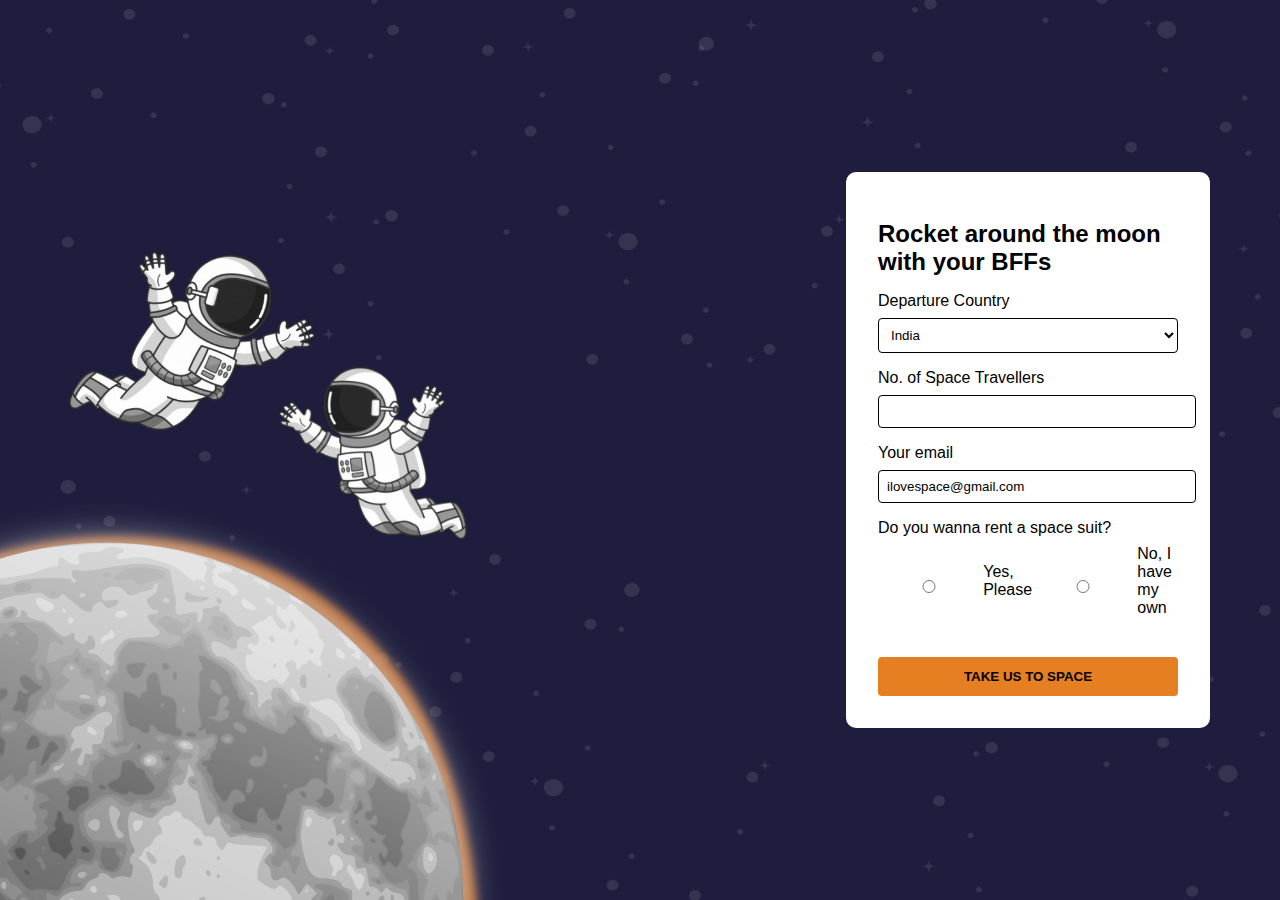
<file: index.html>
<!DOCTYPE html>
<html lang="en">
<head>
    <meta charset="UTF-8">
    <meta name="viewport" content="width=device-width, initial-scale=1.0">
    <title>Rocket around the moon with your BFFs</title>
    <link rel="stylesheet" href="trail.css">
</head>
<body>
    <div class="container">
        <div class="space-scene">
            <img src="space-man-1[1].png" alt="Astronaut 1" class="astronaut astronaut1">
            <img src="space-man-2[1].png" alt="Astronaut 2" class="astronaut astronaut2">
        </div>
        <div class="form-container">
            <h1>Rocket around the moon with your BFFs</h1>
            <form>
                <div class="form-group">
                    <label for="country">Departure Country</label>
                    <select id="country" name="country">
                        <option value="India">India</option>
                        <option value="India">USA</option>
                    </select>
                </div>
                <div class="form-group">
                    <label for="travelers">No. of Space Travellers</label>
                    <input type="number" id="travelers" name="travelers" required>
                </div>
                <div class="form-group">
                    <label for="email">Your email</label>
                    <input type="email" id="email" name="email" value="ilovespace@gmail.com" required>
                </div>
                <div class="form-group">
                    <label>Do you wanna rent a space suit?</label>
                    <div class="radio-group">
                        <input type="radio" id="rent-yes" name="rent-suit" value="yes">
                        <label for="rent-yes">Yes, Please</label>
                        <input type="radio" id="rent-no" name="rent-suit" value="no">
                        <label for="rent-no">No, I have my own</label>
                    </div>
                </div>
                <button type="submit">TAKE US TO SPACE</button>
            </form>
        </div>
    </div></body>
</html>
</file>
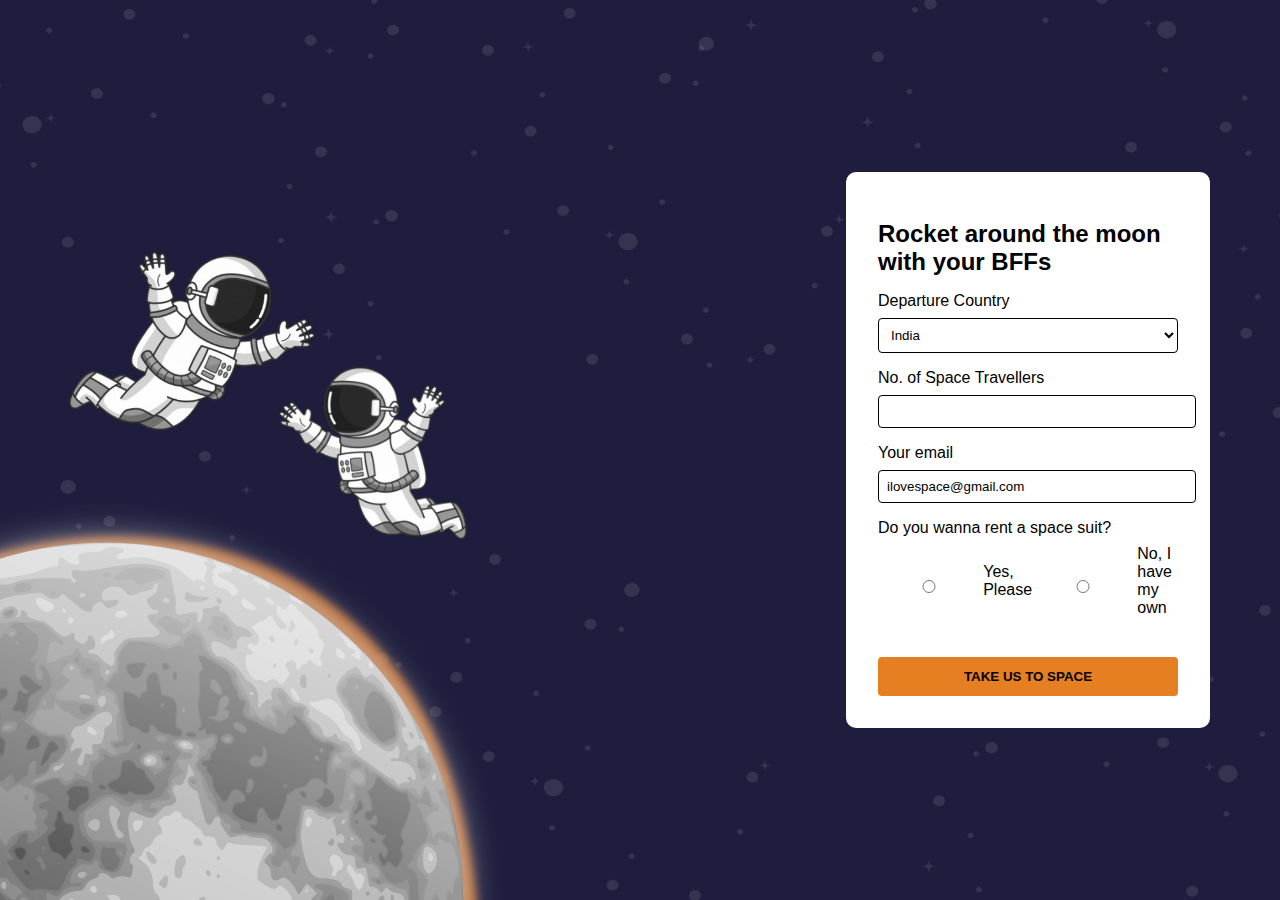
<file: test.html>
<!DOCTYPE html>
<html lang="en">
<head>
    <meta charset="UTF-8">
    <meta name="viewport" content="width=device-width, initial-scale=1.0">
    <title>Rocket around the moon with your BFFs</title>
    <link rel="stylesheet" href="trail.css">
</head>
<body>
    <div class="container">
        <div class="space-scene">
            <img src="/space-man-1[1].png" alt="Astronaut 1" class="astronaut astronaut1">
            <img src="/space-man-2[1].png" alt="Astronaut 2" class="astronaut astronaut2">
        </div>
        <div class="form-container">
            <h1>Rocket around the moon with your BFFs</h1>
            <form>
                <div class="form-group">
                    <label for="country">Departure Country</label>
                    <select id="country" name="country">
                        <option value="India">India</option>
                        <option value="India">USA</option>
                    </select>
                </div>
                <div class="form-group">
                    <label for="travelers">No. of Space Travellers</label>
                    <input type="number" id="travelers" name="travelers" required>
                </div>
                <div class="form-group">
                    <label for="email">Your email</label>
                    <input type="email" id="email" name="email" value="ilovespace@gmail.com" required>
                </div>
                <div class="form-group">
                    <label>Do you wanna rent a space suit?</label>
                    <div class="radio-group">
                        <input type="radio" id="rent-yes" name="rent-suit" value="yes">
                        <label for="rent-yes">Yes, Please</label>
                        <input type="radio" id="rent-no" name="rent-suit" value="no">
                        <label for="rent-no">No, I have my own</label>
                    </div>
                </div>
                <button type="submit">TAKE US TO SPACE</button>
            </form>
        </div>
    </div></body>
</html>
</file>
<file: trail.css>
body, html {
    margin: 0;
    padding: 0;
    font-family: Arial, sans-serif;
    color: #000000;
    height: 100%;
}

.container {
    display: flex;
    justify-content: flex-end;
    align-items: center;
    height: 100vh;
    background-image: url(space\ background.png); /* Replace with your image file name */
    background-size: cover;
    background-position: center;
    background-repeat: no-repeat;
    position: relative;
}

.space-scene {
    position: absolute;
    top: 0;
    left: 0;
    width: 100%;
    height: 100%;
}

.astronaut {
    position: absolute;
}

.astronaut1 {
    top: 20%;
    left: 3%;
    width: 350px; /* Increased size */
    animation: float1 5s ease-in-out infinite;
}

.astronaut2 {
    top: 30%;
    left: 13%;
    width: 400px; /* Increased size */
    animation: float2 4s ease-in-out infinite;
}

@keyframes float1 {
    0%, 100% { transform: translateY(0) rotate(-20deg); }
    50% { transform: translateY(-20px) rotate(-15deg); }
}

@keyframes float2 {
    0%, 100% { transform: translateY(0) rotate(10deg); }
    50% { transform: translateY(-15px) rotate(5deg); }
}

.form-container {
    background-color: rgb(255, 255, 255);
    padding: 2rem;
    border-radius: 10px;
    width: 300px;
    margin-right: 70px;
    z-index: 10;
}

h1 {
    font-size: 1.5rem;
    margin-bottom: 1rem;
}

.form-group {
    margin-bottom: 1rem;
}

label {
    display: block;
    margin-bottom: 0.5rem;
}

input, select {
    width: 100%;
    padding: 0.5rem;
    border: 1px solid #000000;
    border-radius: 4px;
    background-color: rgba(255, 255, 255, 0.1);
    color: rgb(0, 0, 0);
}

.radio-group {
    display: flex;
    align-items: center;
    margin-top: 0.5rem;
}

.radio-group input {
    margin-right: 0.5rem;
}

button {
    background-color: #e67e22;
    color: rgb(0, 0, 0);
    border: none;
    padding: 0.75rem 1rem;
    border-radius: 4px;
    cursor: pointer;
    width: 100%;
    font-weight: bold;
    margin-top: 1rem;
}

button:hover {
    background-color: #d35400;
}
</file>
